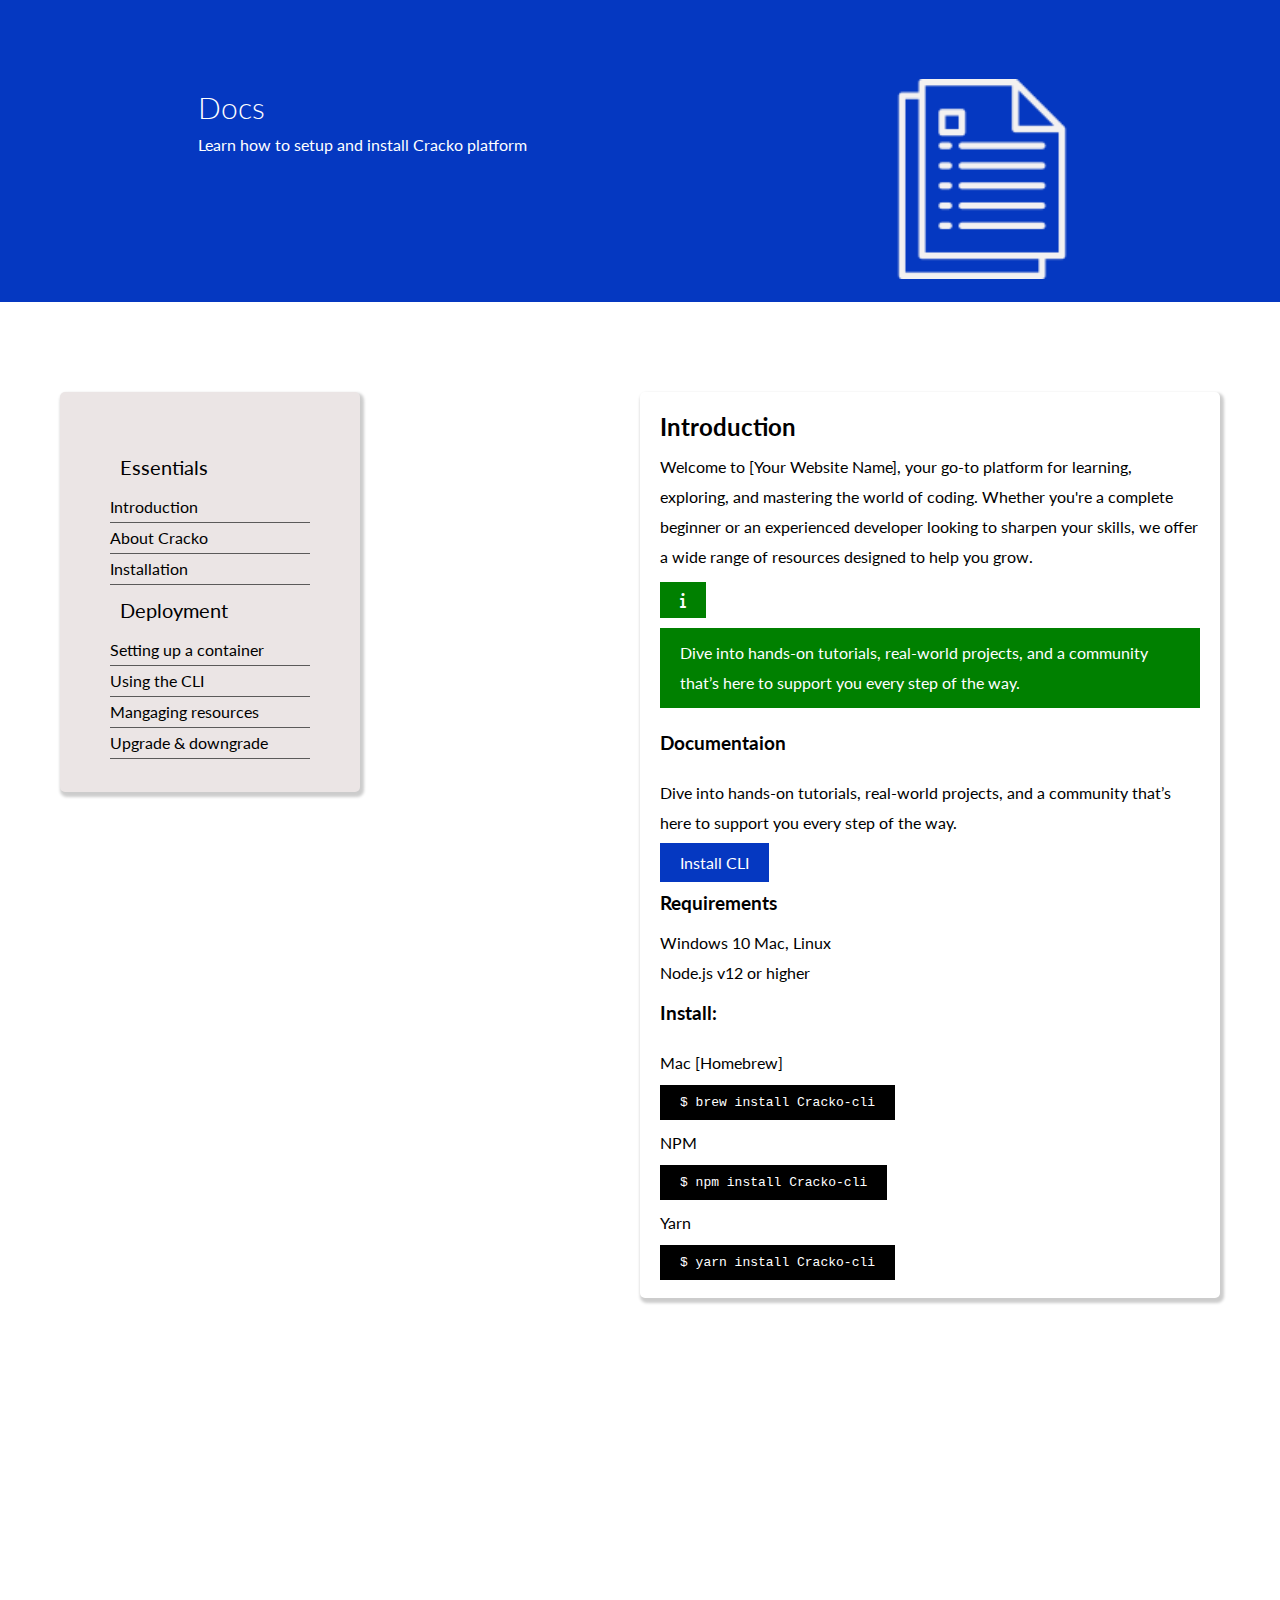
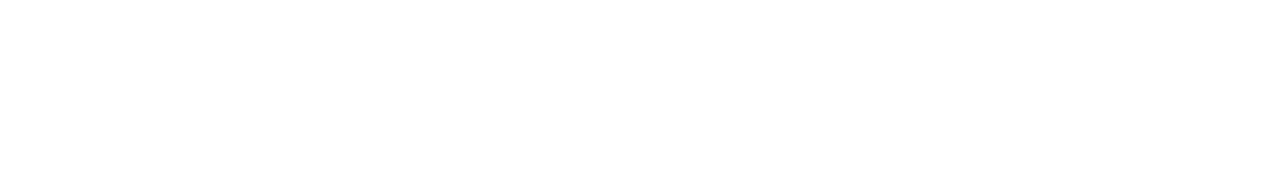
<file: docs.html>
<!DOCTYPE html>
<html lang="en">
<head>
    <meta charset="UTF-8">
    <meta name="viewport" content="width=device-width, initial-scale=1.0">
    <title>Build responsive website</title>
    <link rel="stylesheet" href="buildwebdesign.css">
    <link rel="preconnect" href="https://fonts.googleapis.com">
<link rel="preconnect" href="https://fonts.gstatic.com" crossorigin>
<link href="https://fonts.googleapis.com/css2?family=Itim&family=Lato:ital,
wght@0,100;0,300;0,400;0,700;0,900;1,100;1,300;1,400;1,700;1,900&family=Special+Gothic+Condensed+One&display=swap" 
rel="stylesheet">
<!-- Add this in the <head> of your HTML -->
    <link rel="stylesheet" href="https://cdnjs.cloudflare.com/ajax/libs/font-awesome/6.4.0/css/all.min.css" />
    <link href="https://fonts.googleapis.com/css2?family=Lato:wght@100;300;400;700;900&display=swap" rel="stylesheet">
    <link rel="stylesheet" href="https://cdnjs.cloudflare.com/ajax/libs/font-awesome/4.7.0/css/font-awesome.min.css">
    <script>
        window.addEventListener('load', () => {
          document.querySelector('.show-text')?.classList.add('animate');
          document.querySelector('.show-label')?.classList.add('animate');
        });
      </script>
      <script>
        window.addEventListener("load", () => {
          document.querySelector(".container")?.classList.add("animate");
        });
      </script>
      <script>
        window.addEventListener("load", () => {
          const selectors = [".stats", ".images", ".cloud", ".supportedlang", ".infopage"];
          selectors.forEach((selector) => {
            document.querySelectorAll(selector).forEach((el) => el.classList.add("animate"));
          });
        });
      </script>
</head>
<body>
    <div class="navbar">
        <div class="container flex">
            <h1 class="cracko">Cracko</h1>
            <nav>
                <ul>
                    <li><a href="homy.html">Home</a></li>
                        <li><a href="fea.html">Features</a></li>
                    <li><a href="docs.html">Docs</a></li>
                </ul>
            </nav>
        </div>
    </div>
    <section>
        <div class="docgrid">
        <div class="docshowcase">
            <h1>Docs</h1>
            <p>Learn how to setup and install Cracko platform</p>
        </div>
        <div>
            <img src="document.png" alt="" width="200px">
        </div>
    </div>
    </section>
    <section class="docess">
        <div class="doc">
        <div class="doctext">
             <ul class="l1">
                <li>Essentials</li>
                <li>Introduction</li>
                <li>About Cracko</li>
                <li>Installation</li>
            </ul>
            <ul class="l2">
                <li>Deployment</li>
                <li>Setting up a container</li>
                <li>Using the CLI</li>
                <li>Mangaging resources</li>
                <li>Upgrade & downgrade</li>

             </ul>
        </div>
        <div class="doctext2">
            <h2>Introduction</h2>
            <p>Welcome to [Your Website Name], your go-to platform for learning, exploring, 
                and mastering the world of coding. Whether you're a complete beginner or an 
                experienced developer looking to sharpen your skills, we offer a wide range of 
                resources designed to help you grow. 
            </p>
        <div class="docicon">
            <i class="fas fa-info"> </i><p>Dive into hands-on tutorials, real-world projects, and a community 
            that’s here to support you every step of the way.</p>
        </div>
        <h3>Documentaion</h3>
        <p>Dive into hands-on tutorials, real-world projects, and a community 
            that’s here to support you every step of the way.</p>
        <a href="#" class="btndoc">Install CLI</a>
        <h3>Requirements</h3>
        <ul>
        <li>Windows 10 Mac, Linux</li>
        <li>Node.js v12 or higher</li>
    </ul>
        <h3>Install:</h3>
        <div class="docinstall">
            <p>Mac [Homebrew]</p>
            <pre><code>$ brew install Cracko-cli</code></pre>
            <p>NPM</p>
            <pre><code>$ npm install Cracko-cli</code></pre>
            <p>Yarn</p>
            <pre><code>$ yarn install Cracko-cli</code></pre>


        </div>

        </div>
    </div>
    </section>
    <section class="infopage">
        <div class="infotext1">
            <h3>Cracko</h3>
            <p>Copyright 0 2024</p>
        </div>
        <div class="infotext2">
            <nav>
                <ul>
                    <li><a href="homy.html">Home</a></li>
                    <li><a href="fea.html">Features</a></li>
                    <li><a href="docs.html">Documentaion</a></li>
                </ul>
            </nav>
        </div>
        <div class="infotext3">
            <ul class="subinfotext3">
                <li id="icon"><a href="#"class="fa fa-facebook"></a></li>
                <li id="icon"><a href="#"class="fa fa-twitter"></a></li>
                <li id="icon"><a href="#"class="fa fa-instagram"></a></li>
            </ul>
            
        </div>

    </section>
</body>
</html>
</file>
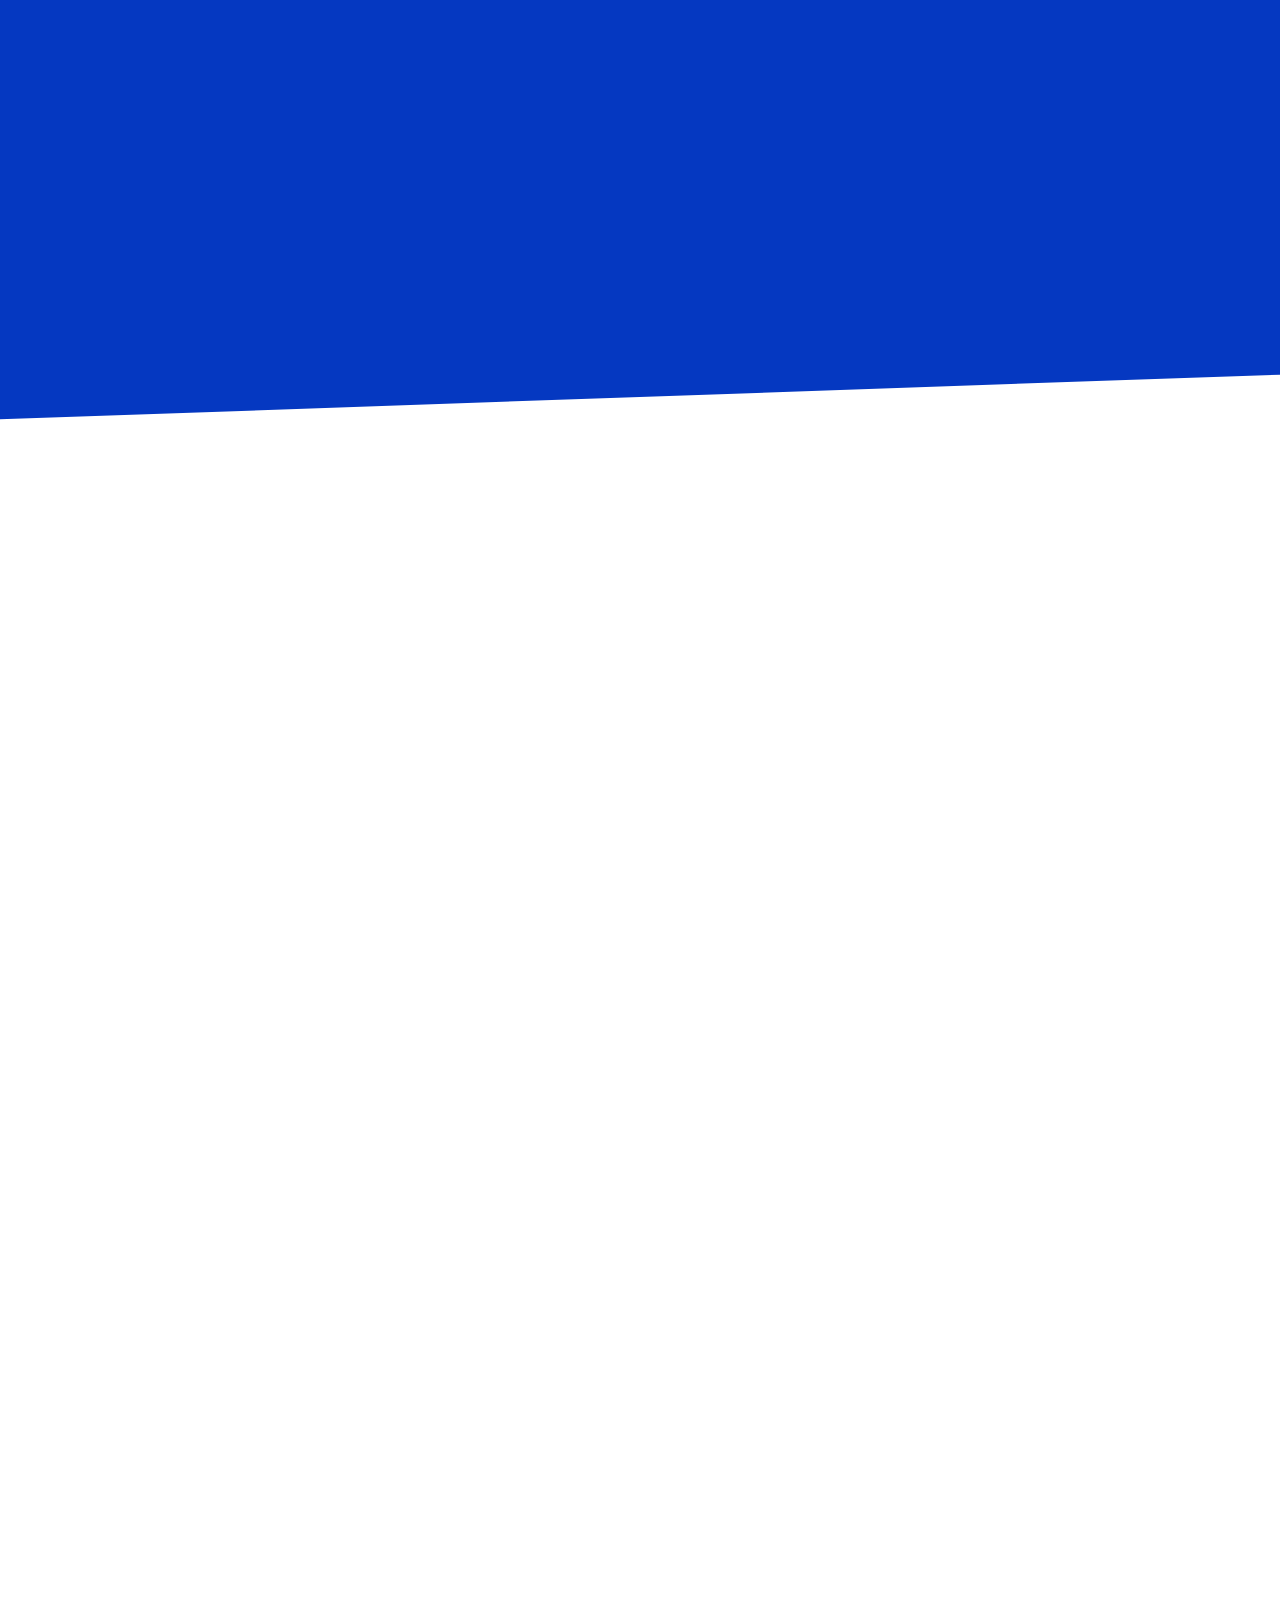
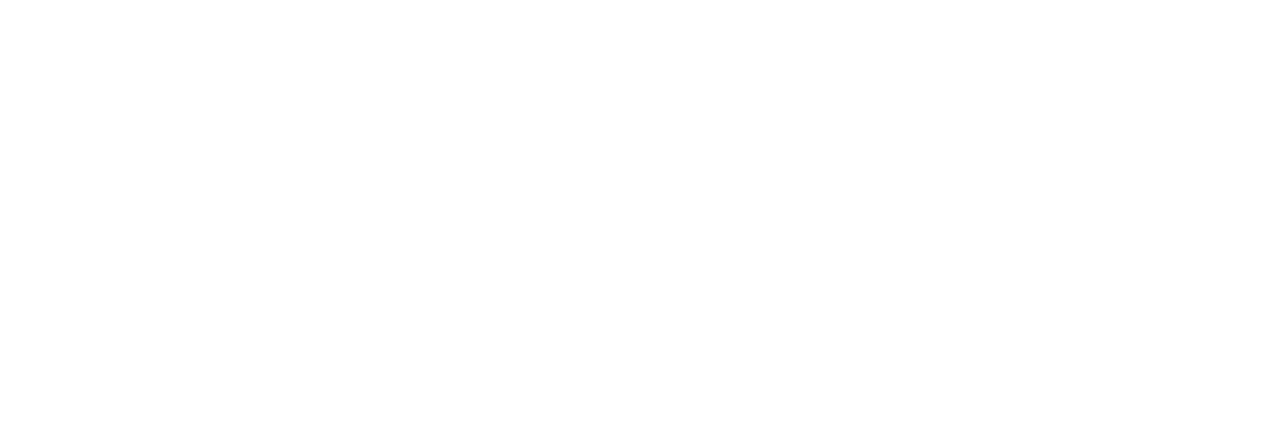
<file: homy.html>
<!DOCTYPE html>
<html lang="en">
<head>
    <meta charset="UTF-8">
    <meta name="viewport" content="width=device-width, initial-scale=1.0">
    <title>Build responsive website</title>
    <link rel="stylesheet" href="buildwebdesign.css">
    <link rel="preconnect" href="https://fonts.googleapis.com">
<link rel="preconnect" href="https://fonts.gstatic.com" crossorigin>
<link href="https://fonts.googleapis.com/css2?family=Itim&family=Lato:ital,
wght@0,100;0,300;0,400;0,700;0,900;1,100;1,300;1,400;1,700;1,900&family=Special+Gothic+Condensed+One&display=swap" 
rel="stylesheet">
<!-- Add this in the <head> of your HTML -->
    <link rel="stylesheet" href="https://cdnjs.cloudflare.com/ajax/libs/font-awesome/6.4.0/css/all.min.css" />
    <link href="https://fonts.googleapis.com/css2?family=Lato:wght@100;300;400;700;900&display=swap" rel="stylesheet">
    <link rel="stylesheet" href="https://cdnjs.cloudflare.com/ajax/libs/font-awesome/4.7.0/css/font-awesome.min.css">
    <script>
        window.addEventListener('load', () => {
          document.querySelector('.show-text')?.classList.add('animate');
          document.querySelector('.show-label')?.classList.add('animate');
        });
      </script>
      <script>
        window.addEventListener("load", () => {
          document.querySelector(".container")?.classList.add("animate");
        });
      </script>
      <script>
        window.addEventListener("load", () => {
          const selectors = [".stats", ".images", ".cloud", ".supportedlang", ".infopage"];
          selectors.forEach((selector) => {
            document.querySelectorAll(selector).forEach((el) => el.classList.add("animate"));
          });
        });
      </script>
    
      
      

</head>
<body>
    <div class="navbar">
        <div class="container flex">
            <h1 class="cracko">Cracko</h1>
            <nav>
                <ul>
                    <li><a href="homy.html">Home</a></li>
                    <li><a href="fea.html">Features</a></li>
                    <li><a href="docs.html">Docs</a></li>
                </ul>
            </nav>
        </div>
    </div>
    <section class="showcase">
        <div class="containergrid">
            <div class="show-text">
                 <h1>Easy to Code</h1>
                 <p>Whether you’re just starting your
                     career or looking to change industries, becoming a computer programmer is often appealing. But how do you become a programmer? In this guide, we detail the computer programmer career, detailing everything you 
                    need to know to get started.</p>
                    <a href="fea.html" class="btn">Read More</a>                                                  
            </div>
            <div class="show-label">
                <h1>Request a Demo</h1>
                <form action="">
                    <div class="form">
                        <input type="text" placeholder="Name">
                    </div>
                    <div class="form">
                        <input type="number" placeholder="Phone Number">
                    </div>
                    <div class="form">
                        <input type="email" placeholder="Email">
                    </div>
                    <div class="form">
                        <input type="submit" placeholder="Submit">
                    </div>
                </form>
            </div>
        </div>
    </section>
    <section class="stats">
        <div class="cont">
            <h3 class="statshead text-center my-1">
                Welcome to our coding haven — where ideas become reality, one line at a time.
                Dive in, explore, and start building the future with code today!
            </h3>
            <div class="grid grid-cols-3 text-center my-4">
                <div>
                    <i class="fas fa-server fa-3x"></i>
                    <h3>90,45,678</h3>
                    <p class="text-secondary">Deployments</p>
                </div>
                <div>
                    <i class="fas fa-upload fa-3x"></i>
                    <h3>893</h3>
                    <p class="text-secondary">Published</p>
                </div>
                <div>
                    <i class="fas fa-project-diagram fa-3x"></i>
                    <h3>3,45,678</h3>
                    <p class="text-secondary">Projects</p>
                </div>
            </div>
        </div>
    </section>
    <section class="images">
        <div class="imggrid">
              <img src="Screenshot20220121at100513AM-660x370.png" alt="" width="400">
              <div class="imgtext">
                <h3>It is fun if you're interested</h3>
              </div>
              <div class="imgtext">
                <h3>Rule the world with your hands</h3>
              </div>
        </div>
    </section>
    <section class="cloud bg-primary my-2 py-2">
        <div class="containergrid">
            <div class="cloudtext">
               <h2 class="lg">Extreme cloud host</h2>
               <p class="lead my-1">Cloud hosting like you've never seen. Fast,efficient and scalable.</p>
               <a href="fea.html" class="btncloud">Read More</a>
            </div>
            <img src="cloud.jpeg" alt="" height="200">
        </div>
    </section>
    <section class="supportedlang">
        <h3>Supported Languages</h3>
        <div class="supimg">
            <img src="c.jpeg" alt="" width="100" class="suppimg">
            <img src="Java-Logo.png" alt="" width="100" class="suppimg">
            <img src="js.png" alt="" width="100" class="suppimg">
            <img src="php_PNG7.png.crdownload" alt="" width="100" class="suppimg">
            <img src="python.jpeg" alt="" width="100" class="suppimg">
            <img src="th (1).jpeg" alt="" width="100" class="suppimg" >

        </div>

    </section>
    <section class="infopage">
        <div class="infotext1">
            <h3>Cracko</h3>
            <p>Copyright 0 2024</p>
        </div>
        <div class="infotext2">
            <nav>
                <ul>
                    <li><a href="homy.html">Home</a></li>
                    <li><a href="fea.html">Features</a></li>
                    <li><a href="docs.html">Documentaion</a></li>
                </ul>
            </nav>
        </div>
        <div class="infotext3">
            <ul class="subinfotext3">
                <li id="icon"><a href="#"class="fa fa-facebook"></a></li>
                <li id="icon"><a href="#"class="fa fa-twitter"></a></li>
                <li id="icon"><a href="#"class="fa fa-instagram"></a></li>
            </ul>
            
        </div>

    </section>
</body>
</html>
</file>
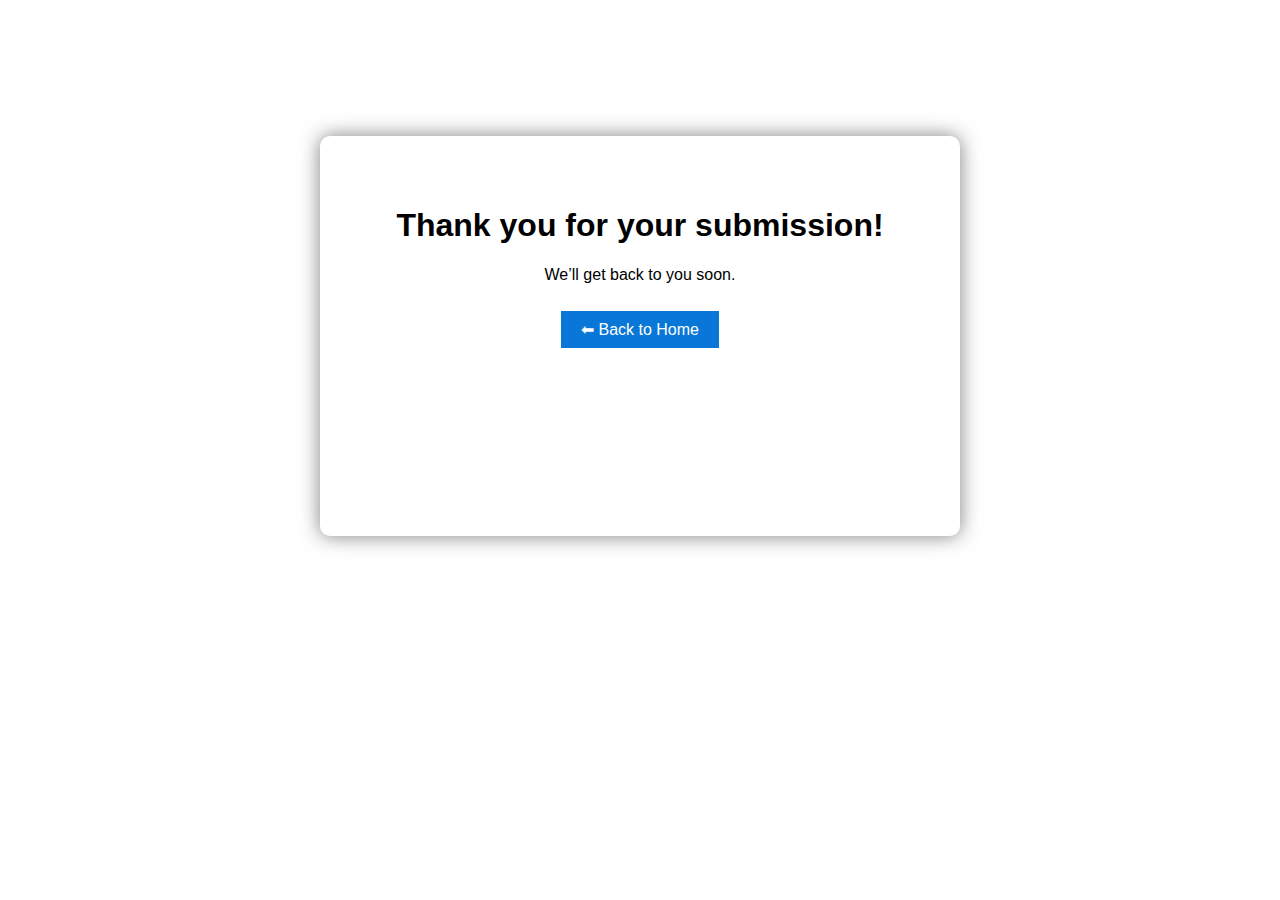
<file: thankyou.html>
<!DOCTYPE html>
<html lang="en">
<head>
  <meta charset="UTF-8">
  <title>Thank You</title>
  <style>
     div{
       text-align: center;
       margin:0 auto;
       margin:10% auto;
       padding:50px 20px;
       font-family: Arial, Helvetica, sans-serif;
       border-radius:10px 10px 10px 10px;
    max-width: 600px;
    min-height: 300px;
    
       
       box-shadow: 0 0  20px rgba(0,0,0,0.5);
       position: absolute;
       left:10%;
       right:10%;
     }
     a{
        background-color: rgb(8, 119, 216);
        text-decoration: none;
        color:white;
        padding:10px 20px;
        position: relative;
        top:20px;
     }
  </style>
</head>
<body>
    <div>
  <h1>Thank you for your submission!</h1>
  <p>We’ll get back to you soon.</p>
  <a href="index.html">
    ⬅ Back to Home
  </a>
  
</div>
</body>
</html>
</file>
<file: buildwebdesign.css>
body {
    font-family: "Lato", sans-serif;
    font-weight: 400;
    font-style: normal;
  }
  :root{
--primary:rgb(5, 56, 193);
  }
*{
    margin:0;
    padding:0;
    box-sizing: border-box;
}  
a{
    text-decoration: none;
}
li{
    list-style: none;
}
h1{
    margin:10px 0;
}
p{
    margin:10px 0;
}
img{
    max-width: 100%;
    height:auto;
}
.navbar{
    background-color:var(--primary);
    color:white;
}
.navbar .flex{
    justify-content: space-between;
}
.navbar ul{
    display:flex;
    gap:20px;
}
.navbar  a{
    color:white;
}
.navbar a:hover{
    border-bottom: 2px solid white;
    padding-bottom: 2px;
}
.showcase{
    min-height:auto;
    background-color:var(--primary) ;
    color:white;
    margin: -10px 0;
    position: relative;
    overflow:visible;
    padding: 20px;
    z-index:100;
    
}
.showcase h1{
    font-size: 30px;
    font-weight:700;
}
.showcase p{
    margin:20px 0;
}
.showcase a{
    color:white;
    border: 1px solid white;
    padding :10px 20px;
    position: relative;
    top:10px;
}

.show-label{
    background-color: white;
    color:black;
    border-radius: 10px;
    padding:20px;
    box-shadow: 0 3px 5px rgba(0,0,0,0.2);
    cursor: pointer;
    height:auto;
    position: relative;
    top:60px;
    width:auto;
}
.show-label {
    position: relative;
    z-index: 30; /* Make it appear above the skew */
}

.showcase::after {
    z-index: 10; /* Keep the skew below form */
}

  .show-text,
.show-label {
  opacity: 0;
  transform: translateX(0); /* default, reset */
  animation-fill-mode: forwards;
  position: relative;
}

/* Animations */
.show-text.animate {
  animation: slideInLeft 1s ease-out forwards;
}

.show-label.animate {
  animation: slideInRight 1s ease-out forwards;
}

/* Keyframes */
@keyframes slideInLeft {
  0% {
    opacity: 0;
    transform: translateX(-100%);
  }
  100% {
    opacity: 1;
    transform: translateX(0%);
  }
}

@keyframes slideInRight {
  0% {
    opacity: 0;
    transform: translateX(100%);
  }
  100% {
    opacity: 1;
    transform: translateX(0%);
  }
}
.container{
    opacity: 0;
  transform: translateY(0); /* default, reset */
  animation-fill-mode:forwards;
  position: relative;
}
.container.animate{
    animation: slideInUp 1s ease-out forwards;
}
@keyframes slideInUp{
    0%{
        opacity: 0;
        transform: translateY(-100%);
    }
    100%{
        opacity: 1;
        transform: translateY(0%);
    }
}

  

.form{

    font-size: 50px;
    margin:0 20px;
    z-index:100;
    
}

.form input[type="text"],[type="email"],[type="number"]{
    border:0;
    border-bottom:1px solid black;
    width:1fr;
}
.form input:focus{
       outline:none;
}
.form input[type="submit"]{
    padding:10px 20px;
    background-color: var(--primary);
    border-radius: 5px;
    border:0;
    color:white;
    cursor:pointer;
}
.btn {
    display: inline-block; /* Important for transform to behave properly on links */
    transition: transform 0.3s ease;
}

.btn:hover {
    transform: scale(0.9);
}

.form input[type="submit"]:hover{
    transform:scale(0.9);
}
.showcase::after {
    content:'';
    position: absolute;
    height:100px;
    bottom :-70px;
    right :0;
    left:0;
    background-color:white;
    transform: skewY(-2deg);
    z-index:20;
}
.containergrid{
    padding:0 40px;
    display: grid;
    grid-template-columns:repeat(2, 1fr);
    gap:20px;
    justify-content: center;
    align-items: center;
    height: 100%;
}
.container{
    max-width: 1100px;
    margin:0 auto;
    overflow: auto;
    padding: 0 40px;
}
.flex{
    display:flex;
    justify-content:center;
    align-items:center;
    height:100%;
}
/*showcase*/
/*stats*/
.stats{
    font-weight: 700;
    padding :0 30px;
    padding-top:100px;
    display: grid;
    justify-content: center;
}
.grid{
    display:grid;
    grid-template-columns: repeat(3, 1fr);
    margin:20px 0;
gap:100px;

}

.text-center{
    text-align: center;
}
.statshead{
    max-width: 500px;
}
.stats .grid .h3{
    font-size:35px;
}
.text-secondary{
    color:var(--primary)
}
.my-1 { margin: 1rem 0; }
.my-2 { margin: 1.5rem 0; }
.my-3 { margin: 2rem 0; }
.my-4 { margin: 2.5rem 0; }
.my-5 { margin: 3rem 0; }

.m-1 { margin: 1rem 0; }
.m-2 { margin: 1.5rem 0; }

.p-1 { padding: 1rem 0; }
.p-2 { padding: 1.5rem 0; }


/*my-1 denotes drawing a invisible margin of length 0.25rem vertically y=>vertical*/

.imgtext{
    
    border-radius: 5px;
    box-shadow: 2px 3px 3px 2px rgba(0,0,0,0.2);
    text-align: center;
    padding:10px;

}
.images .imggrid {
    max-width: 960px;
    display: grid;
    grid-template-columns: repeat(auto-fit, minmax(200px,1fr));
    gap: 20px;
    margin: 0 auto;
    
}

.imggrid img {
    width: 100%;
    height: 150px;
    object-fit: cover;
    border-radius: 5px;
}
.imgtext:nth-of-type(1) {
    height: 50px;
    grid-column: 2/3;
    grid-row:1/2;
}

.imgtext:nth-of-type(2) {
    height: 50px;
    grid-column: 2/3;
    grid-row:1/2;
    margin:6rem 0;
}
.cloud{
    background-color: var(--primary);
    color: white;
    text-align: center;
    height:300px;

}
.cloud img{
    margin:0 auto;
}
.btncloud{
    background-color: black;
    color:white;
    padding: 10px 20px;
    display: inline-block;
    transition: transform 0.3s ease;
    position: relative;
    top:10px;
}
.btncloud:hover{
    transform:scale(0.9);
}
.btn {
    display: inline-block; /* Important for transform to behave properly on links */
    transition: transform 0.3s ease;
}

.btn:hover {
    transform: scale(0.9);
}
.cloudtext h2{
    font-size: 50px;
    font-weight: 300;

}
.supportedlang{
    text-align: center;
    font-size: 30px;
    
}
.supportedlang h3{
    font-weight: 400;
}
.suppimg{
    border-radius: 5px;
    box-shadow: 2px 3px 3px 2px rgba(0,0,0,0.2);
    height:150px;
    margin:20px;
    transition: transform 0.3s ease;
}
.suppimg:hover{
       transform: translateY(-15px);
}
.infopage{
    display:flex;
    justify-content: space-between;
    justify-content: space-around;
    align-items: center;
    background-color: rgb(6, 1, 23);
    color:white;
    height:200px;
    margin:20px auto;
    
    
    
}
.infotext1 h3,.infotext1 p{
    font-size: 30px;
    font-weight: 300;
}
.infotext2  li a{
    color:white;
    font-weight: 300;
    
    
   
}
.subinfotext3{
    display:grid;
    grid-template-columns: repeat(3,auto);
    gap: 20px;
}
.infotext3 #icon a{
    color:white;
    font-size: 30px;
    transition: transform 0.3s ease;
    
   
}
.infotext3 #icon a:hover{
    transform:translateY(-10px);
}
@media (max-width:2000px){
    .show-label{
        width: 300px;
    }
}
@media (max-width:760px){
    .containergrid{
        grid-template-columns:repeat(1,1fr);
     
    }
    .showcase{
        min-height: 300px;
    }
    .cloud{
        height:400px;
    }
    .cloudtext h2{
        font-size: 20px;
    }
    .statshead h1{
        font-size: 20px;
    }
    .statshead p{
        font-size: 20px;
    }
    .stats .grid {
        grid-template-columns: repeat (1,1fr);
    }

}
.features{
    background-color: var(--primary);
    color :white;
    margin-top:-10px;
    display: flex;
    justify-content: space-between;
    justify-content: space-around;
    padding: 30px;
}
.featext h1{
    font-size: 40px;
    font-weight: 300;
}
.featext p{
    font-size:20px ;
    width: 450px;
    font-weight: 300;
}
.platform{
    background-color: rgb(235, 229, 229);
    color:black;
    display: flex;
    justify-content: space-between;
    justify-content: space-around;
    padding:30px;
}
.platform h1{
    font-size: 30px;
    font-weight: 400;
}
.platform p{
    width: 300px;
    line-height: 30px;
}
.eachfont{
    background-color: white;
    color:black;
    border-radius:5px;
    box-shadow: 2px 3px 3px 2px rgba(0,0,0,0.2);
    padding: 20px;
    display: flex;
    text-align: center;
    align-items: center;
}
.fontg{
    margin:20px 0;
    display: grid;
    grid-template-columns: repeat(3,1fr);
    gap:20px;
    grid-auto-rows: minmax(100px,auto);
    padding:50px;
}
.eachfont:nth-of-type(1){
grid-column: 1/4;
}
.eachfont:nth-of-type(2){
    grid-column: 1/3;
    
}
@media (max-width:760px){
    .fontg{
        grid-template-columns: repeat(1,1fr);
    }
    .eachfont:nth-of-type(1){
        grid-column: 1/2;
        }
        .eachfont:nth-of-type(2){
            grid-column: 1/2;
            
        }
        .features,.platform{
            flex-direction: column;
            align-items: center;
        } 
}
.docgrid{
    background-color: var(--primary);
    color:white;
    padding:20px;
    display:flex;
    justify-content: space-between;
    justify-content: space-around;
    
}
.docshowcase h1{
    font-size: 30px;
    font-weight:300;
}
.doctext{
    background-color: rgb(235, 229, 229);
    line-height: 30px;
    padding: 50px;
    border-radius: 5px;
    box-shadow: 2px 3px 3px 2px rgba(0,0,0,0.2);
    width:300px;
    height:400px;
    
    position: relative;
top:30px;
    line-height: 30px;
    
}
.l1 li,.l2 li{
    border-bottom: 1px solid rgb(91, 90, 90);;
}
.l1 li:nth-child(1),.l2 li:nth-child(1){
    border:0;
    padding:10px;
    font-size: 20px;
}
.doctext2{
    border-radius: 5px;
    box-shadow: 2px 3px 3px 2px rgba(0,0,0,0.2);
    position: relative;
    top:30px;
    line-height: 30px;
    padding:20px;
}

.doc{
    display: grid;
    grid-template-columns:repeat(auto-fit, minmax(150px, 1fr)); 
    justify-content: center;
    
    padding:60px;
    grid-auto-rows: minmax(300px,auto);
    margin-bottom: 60px;

}
.docicon i,.docicon p{
    
    background-color: green;
    color:white;
    padding:10px 20px;
}
.doctext2 a{
    background-color: var(--primary);
    color:white;
    padding:10px 20px;
}
.doctext2 h3{
    padding: 10px 0;
}
pre code{
    background-color: black;
    color:white;
    padding:10px 20px;
    
}
@media (max-width:760px){
    .docgrid{
        flex-direction: column;
        align-items: center;
    }
    .docshowcase h1{
        font-size:20px;
    }
    .docshowcase p{
        font-size: 10px;
    }
    .doc{
        grid-template-columns:repeat(1,1fr) ;
    }
    .docicon{
        display: grid;
        grid-template-columns:repeat(2,1fr) ;
    }
    .docicon i,.docicon p{
        width:100%;
        text-align: center;
    }
    .docicon i{
        width:10px;
        height: 290px;
        margin-top:10px;
        margin-left: 20px;
    }
    .docicon p{
        width:100%;
        
        margin-left: -100px;
    }
    .doctext2{
        margin:20px 0;
    }
}
.stats,.images,.cloud,.supportedlang,.infopage{
    opacity:0;
    transform: translateY(100%);
    animation-fill-mode:forwards;
    position:relative;
}
.stats.animate,.images.animate,.cloud.animate,.supportedlang.animate,.infopage.animate{
    animation: slideUp 1s ease-out forwards;
}
@keyframes slideUp{
    0%{
    opacity: 0;
    transform :translateY(100%);
    }
    100%{
      opacity:1;
      transform:translateY(0%);
    }
}
</file>
